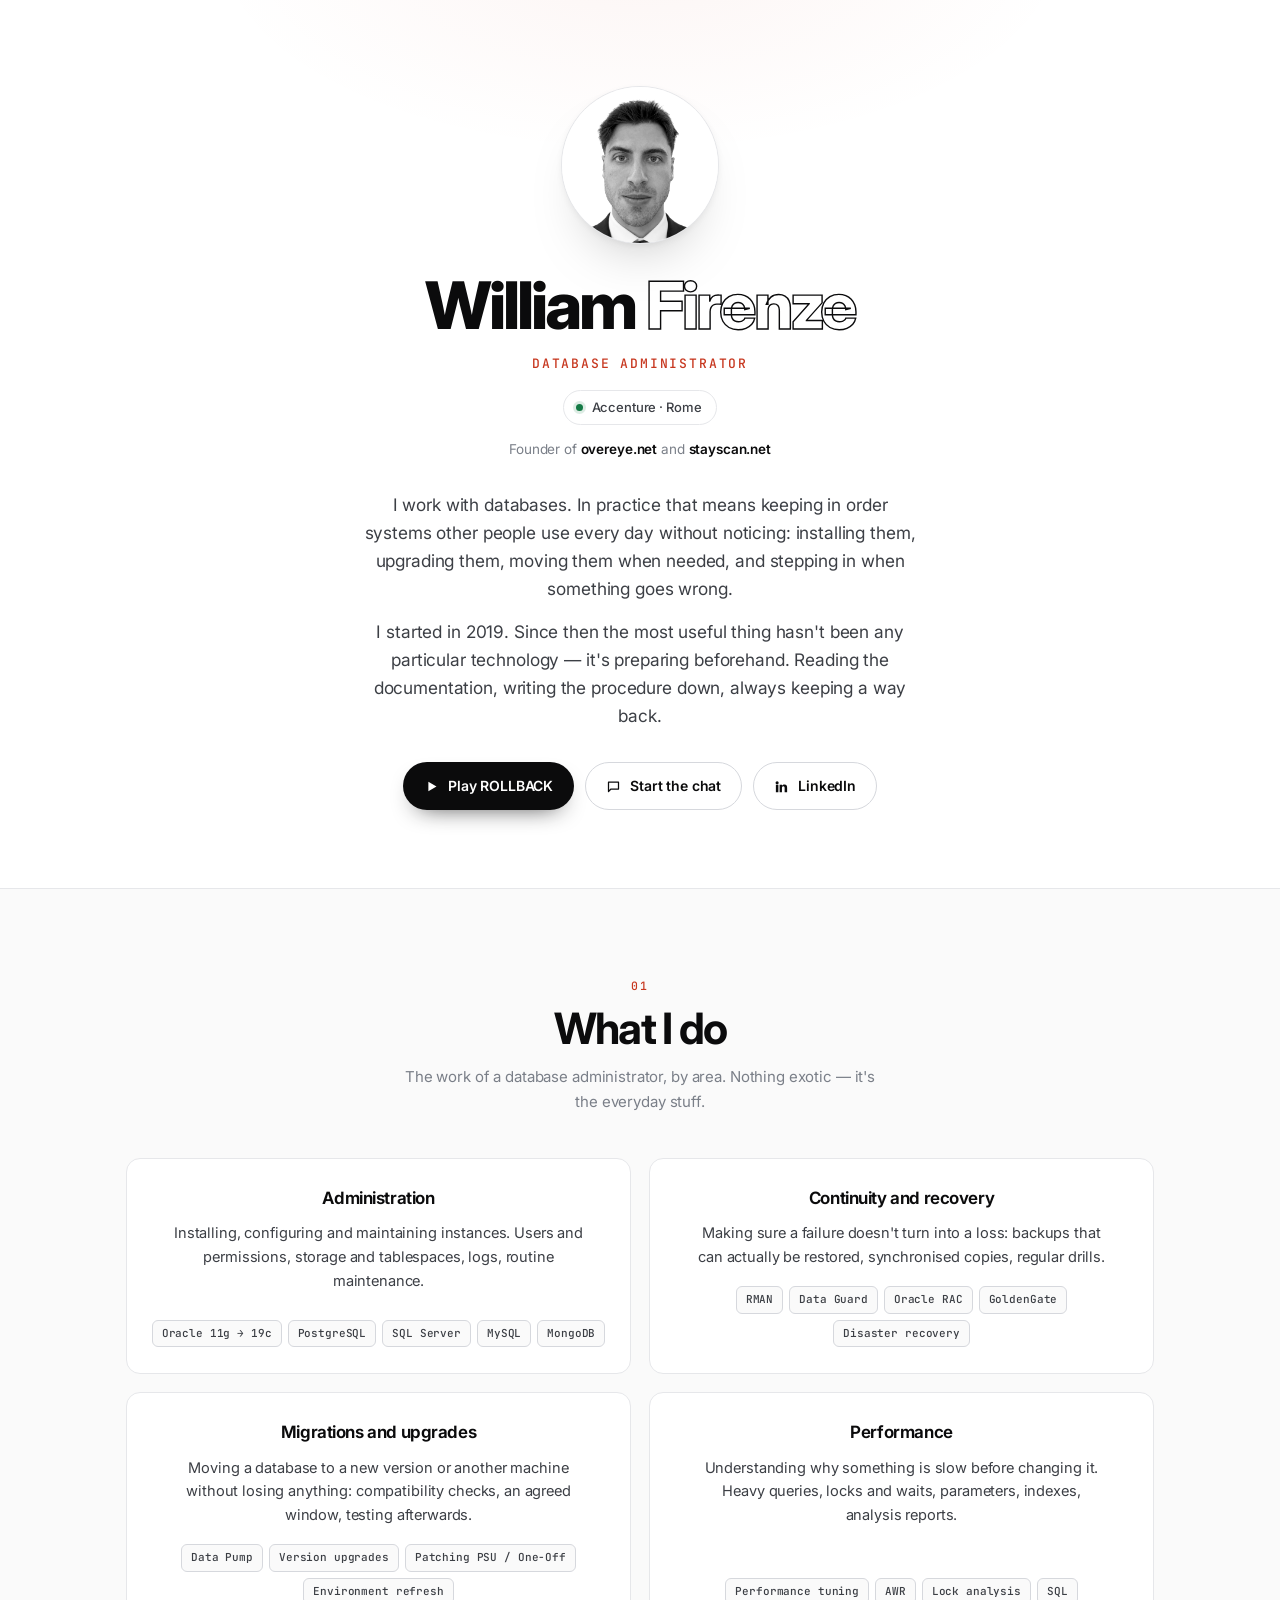
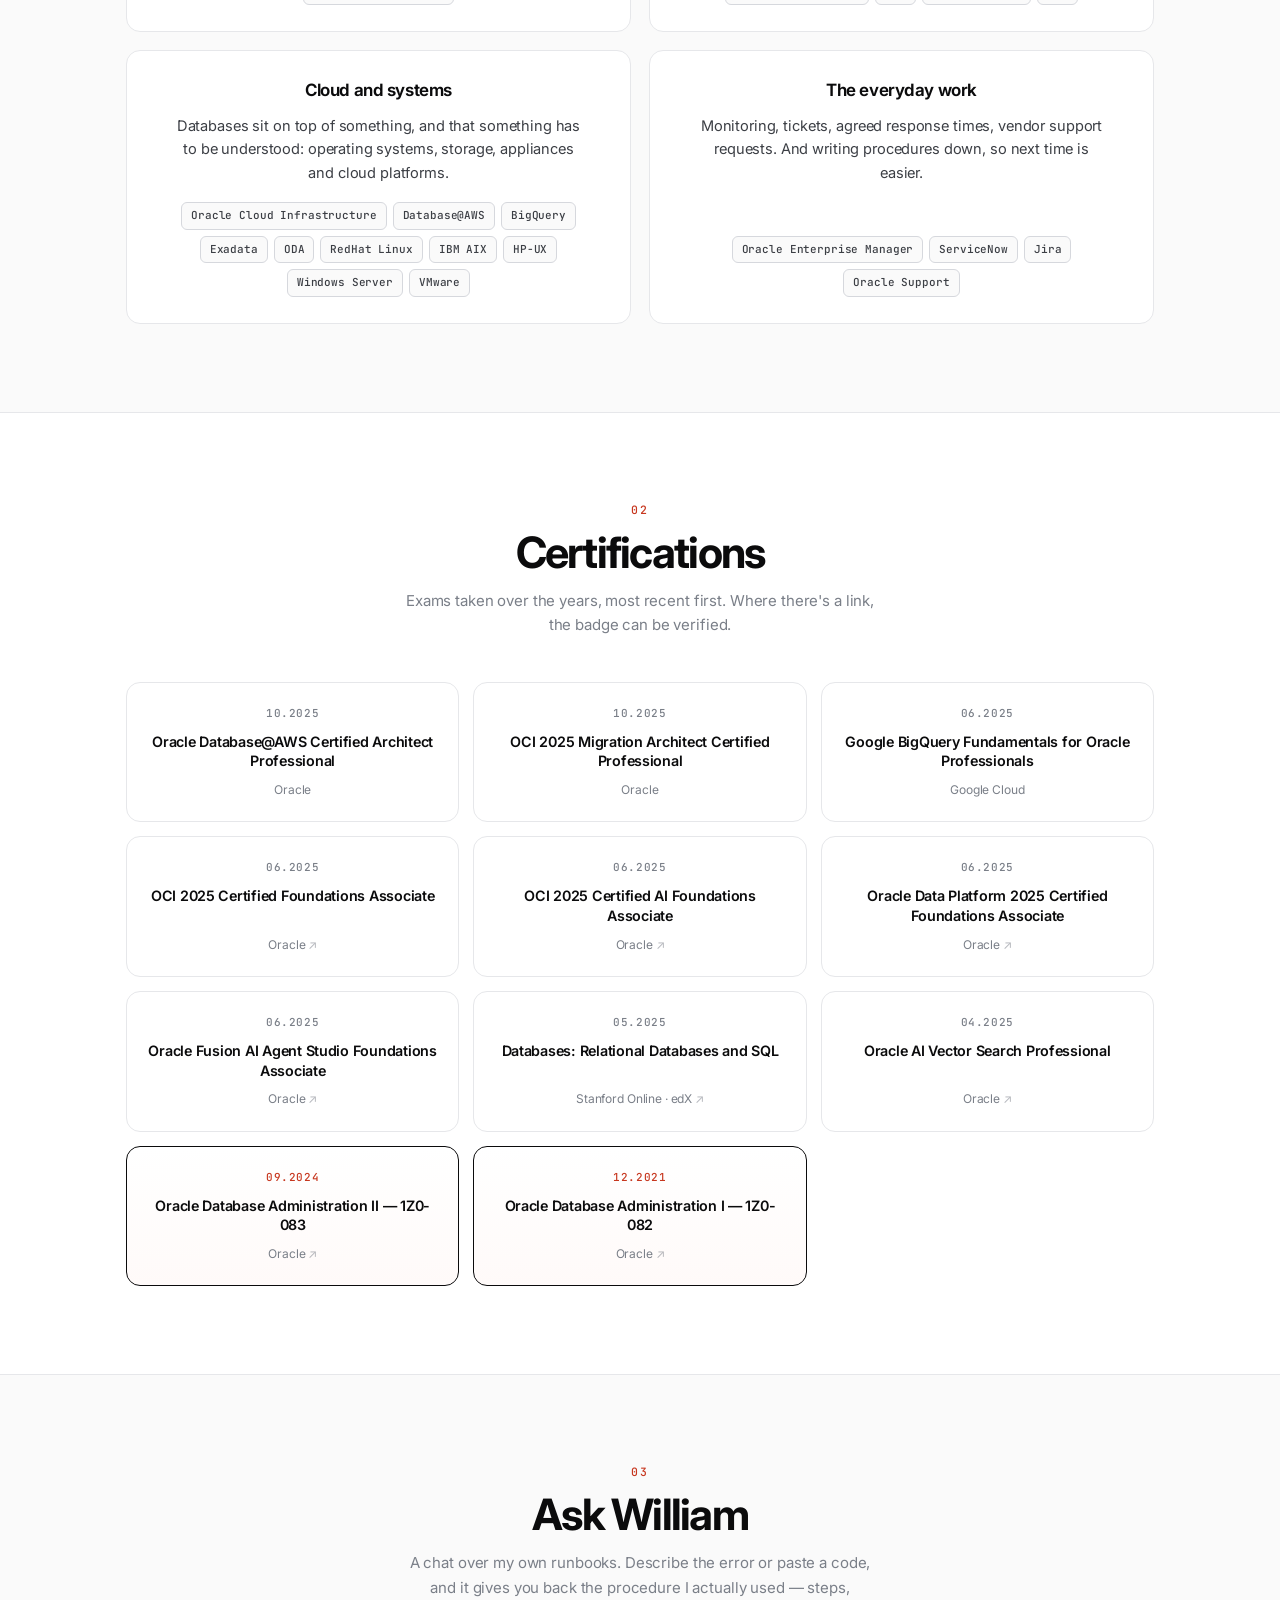
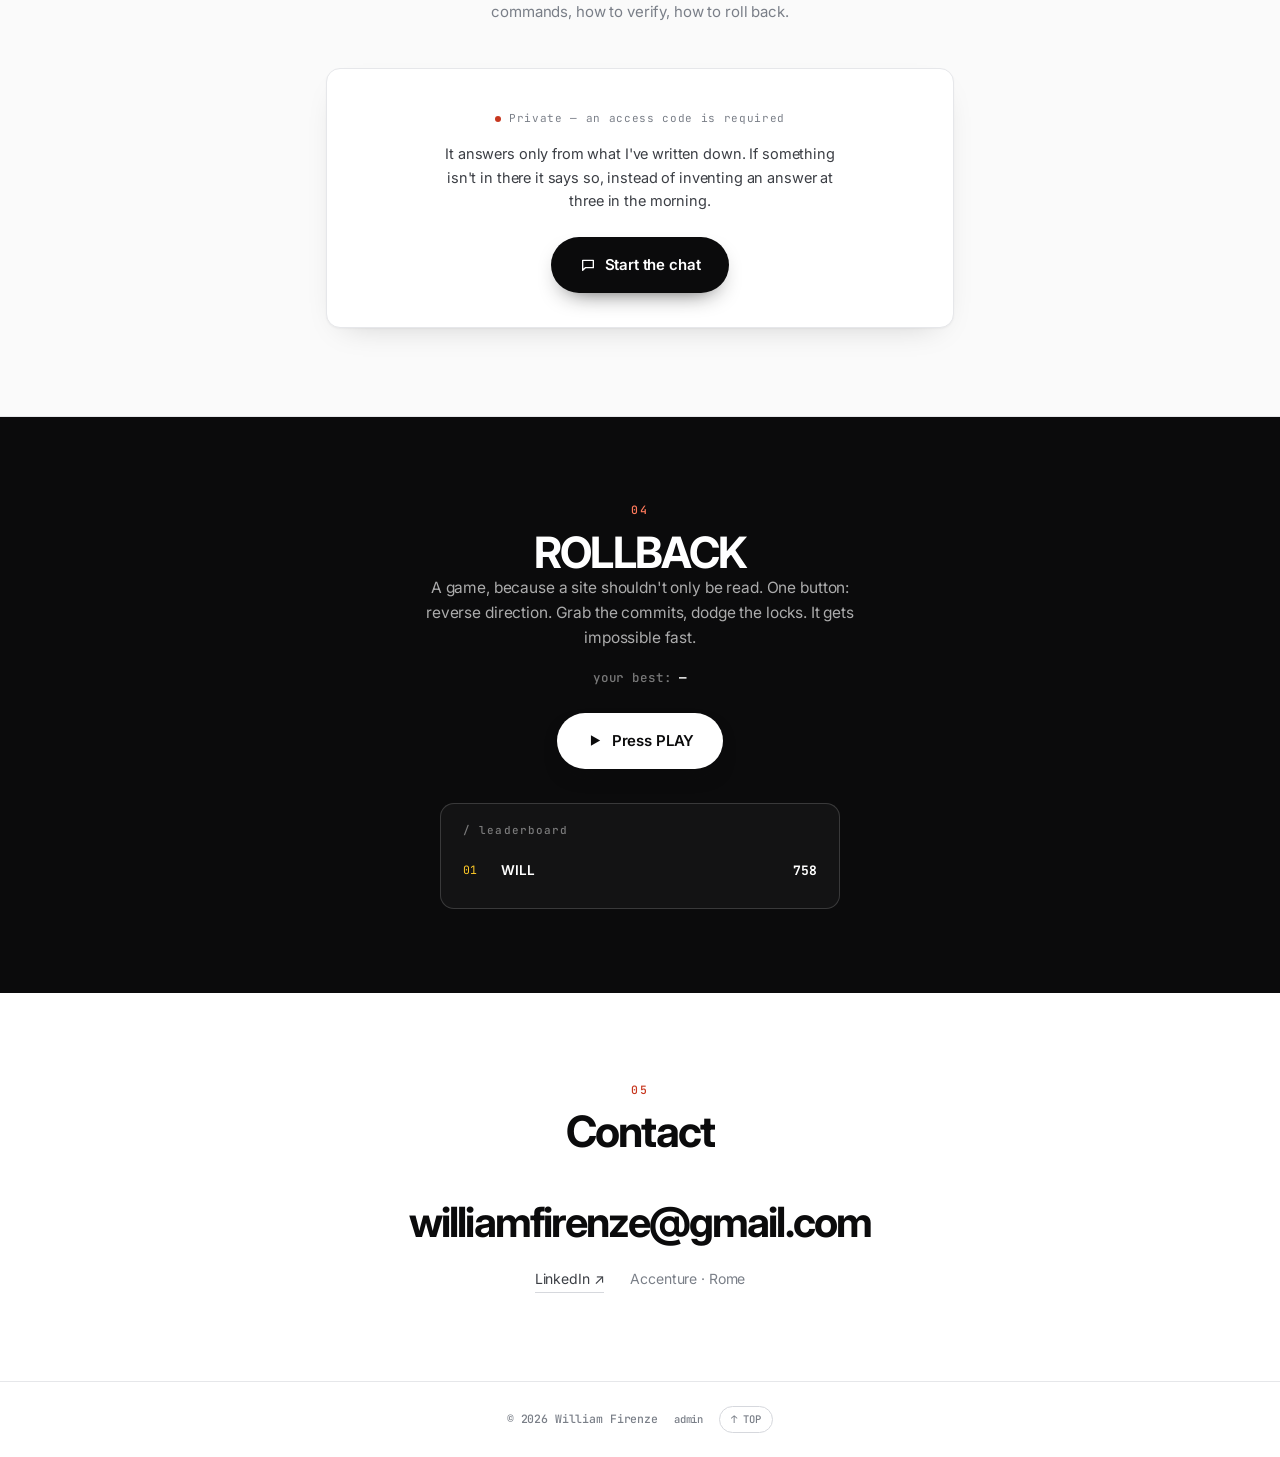
<file: index.html>
<!DOCTYPE html>
<html lang="en">
<head>
<meta charset="utf-8">
<meta name="viewport" content="width=device-width, initial-scale=1, viewport-fit=cover">
<title>William Firenze — Database Administrator</title>
<meta name="description" content="William Firenze, database administrator at Accenture in Rome. Oracle, PostgreSQL, SQL Server: administration, continuity, migrations and performance. And a game, ROLLBACK.">
<meta name="author" content="William Firenze">
<meta name="theme-color" content="#ffffff">
<meta property="og:type" content="website">
<meta property="og:title" content="William Firenze — Database Administrator">
<meta property="og:description" content="I work with databases. Accenture, Rome. There's also ROLLBACK on the site, a game with a leaderboard.">
<meta property="og:image" content="assets/img/william.jpg">
<link rel="icon" href="data:image/svg+xml,<svg xmlns='http://www.w3.org/2000/svg' viewBox='0 0 100 100'><rect width='100' height='100' rx='22' fill='%230b0b0c'/><text x='50' y='70' font-size='56' font-family='monospace' font-weight='700' fill='%23fff' text-anchor='middle'>W</text></svg>">
<link rel="preconnect" href="https://fonts.googleapis.com">
<link rel="preconnect" href="https://fonts.gstatic.com" crossorigin>
<link href="https://fonts.googleapis.com/css2?family=Inter:wght@300;400;500;600;700;800&amp;family=JetBrains+Mono:wght@400;500;700&amp;display=swap" rel="stylesheet">
<link rel="stylesheet" href="assets/css/style.css">
</head>
<body>

<div class="scroll-progress" id="scrollProgress"></div>

<main id="top">

<!-- ============ HERO ============ -->
<section class="hero">
  <div class="wrap wrap--narrow">
    <div class="photo reveal">
      <img src="assets/img/william.jpg" alt="William Firenze" width="340" height="340">
    </div>

    <h1 class="reveal">William <span class="outline">Firenze</span></h1>

    <p class="hero__role mono reveal">database administrator</p>

    <p class="hero__where reveal">
      <span class="dot"></span>
      <span>Accenture · Rome</span>
    </p>

    <p class="hero__founder reveal">
      Founder of
      <a href="https://overeye.net" target="_blank" rel="noopener">overeye.net</a>
      and
      <a href="https://stayscan.net" target="_blank" rel="noopener">stayscan.net</a>
    </p>

    <div class="hero__bio reveal">
      <p>I work with databases. In practice that means keeping in order systems other people use every day without noticing: installing them, upgrading them, moving them when needed, and stepping in when something goes wrong.</p>
      <p>I started in 2019. Since then the most useful thing hasn't been any particular technology — it's preparing beforehand. Reading the documentation, writing the procedure down, always keeping a way back.</p>
    </div>

    <div class="hero__cta reveal">
      <button class="btn btn--play" data-open-game type="button">
        <svg viewBox="0 0 24 24" width="15" height="15" aria-hidden="true"><path d="M7 4.5v15l13-7.5z" fill="currentColor"/></svg>
        <span>Play ROLLBACK</span>
      </button>
      <a class="btn btn--ghost" href="chat/">
        <svg viewBox="0 0 24 24" width="15" height="15" aria-hidden="true"><path d="M4 5h16v11H8l-4 4z" stroke="currentColor" stroke-width="2" fill="none" stroke-linejoin="round"/></svg>
        <span>Start the chat</span>
      </a>
      <a class="btn btn--ghost" href="https://www.linkedin.com/in/william-firenze" target="_blank" rel="noopener">
        <svg viewBox="0 0 24 24" width="15" height="15" aria-hidden="true"><path fill="currentColor" d="M4.98 3.5a2.5 2.5 0 1 1 0 5 2.5 2.5 0 0 1 0-5zM3 9h4v12H3zM9 9h3.8v1.7h.05c.53-.95 1.83-1.95 3.77-1.95C20.4 8.75 21 11.1 21 14.2V21h-4v-6c0-1.43-.03-3.27-2-3.27-2 0-2.3 1.56-2.3 3.17V21H9z"/></svg>
        <span>LinkedIn</span>
      </a>
    </div>
  </div>
</section>

<!-- ============ WHAT I DO ============ -->
<section id="what" class="sec sec--alt">
  <div class="wrap">
    <div class="sec__head reveal">
      <span class="sec__num mono">01</span>
      <h2>What I do</h2>
      <p class="sec__sub">The work of a database administrator, by area. Nothing exotic — it's the everyday stuff.</p>
    </div>

    <div class="grid">
      <div class="box reveal">
        <h3>Administration</h3>
        <p>Installing, configuring and maintaining instances. Users and permissions, storage and tablespaces, logs, routine maintenance.</p>
        <div class="chips"><span>Oracle 11g → 19c</span><span>PostgreSQL</span><span>SQL Server</span><span>MySQL</span><span>MongoDB</span></div>
      </div>

      <div class="box reveal">
        <h3>Continuity and recovery</h3>
        <p>Making sure a failure doesn't turn into a loss: backups that can actually be restored, synchronised copies, regular drills.</p>
        <div class="chips"><span>RMAN</span><span>Data Guard</span><span>Oracle RAC</span><span>GoldenGate</span><span>Disaster recovery</span></div>
      </div>

      <div class="box reveal">
        <h3>Migrations and upgrades</h3>
        <p>Moving a database to a new version or another machine without losing anything: compatibility checks, an agreed window, testing afterwards.</p>
        <div class="chips"><span>Data Pump</span><span>Version upgrades</span><span>Patching PSU / One-Off</span><span>Environment refresh</span></div>
      </div>

      <div class="box reveal">
        <h3>Performance</h3>
        <p>Understanding why something is slow before changing it. Heavy queries, locks and waits, parameters, indexes, analysis reports.</p>
        <div class="chips"><span>Performance tuning</span><span>AWR</span><span>Lock analysis</span><span>SQL</span></div>
      </div>

      <div class="box reveal">
        <h3>Cloud and systems</h3>
        <p>Databases sit on top of something, and that something has to be understood: operating systems, storage, appliances and cloud platforms.</p>
        <div class="chips"><span>Oracle Cloud Infrastructure</span><span>Database@AWS</span><span>BigQuery</span><span>Exadata</span><span>ODA</span><span>RedHat Linux</span><span>IBM AIX</span><span>HP-UX</span><span>Windows Server</span><span>VMware</span></div>
      </div>

      <div class="box reveal">
        <h3>The everyday work</h3>
        <p>Monitoring, tickets, agreed response times, vendor support requests. And writing procedures down, so next time is easier.</p>
        <div class="chips"><span>Oracle Enterprise Manager</span><span>ServiceNow</span><span>Jira</span><span>Oracle Support</span></div>
      </div>
    </div>
  </div>
</section>

<!-- ============ CERTIFICATIONS ============ -->
<section id="certs" class="sec">
  <div class="wrap">
    <div class="sec__head reveal">
      <span class="sec__num mono">02</span>
      <h2>Certifications</h2>
      <p class="sec__sub">Exams taken over the years, most recent first. Where there's a link, the badge can be verified.</p>
    </div>

    <div class="certs">
      <div class="cert reveal">
        <span class="cert__date mono">10.2025</span>
        <b>Oracle Database@AWS Certified Architect Professional</b>
        <span class="cert__iss">Oracle</span>
      </div>
      <div class="cert reveal">
        <span class="cert__date mono">10.2025</span>
        <b>OCI 2025 Migration Architect Certified Professional</b>
        <span class="cert__iss">Oracle</span>
      </div>
      <div class="cert reveal">
        <span class="cert__date mono">06.2025</span>
        <b>Google BigQuery Fundamentals for Oracle Professionals</b>
        <span class="cert__iss">Google Cloud</span>
      </div>
      <a class="cert reveal" target="_blank" rel="noopener" href="https://catalog-education.oracle.com/pls/certview/sharebadge?id=71EABFF684467571CAD78453521023419B317B51021DF33C5D154C6F650CDDA7">
        <span class="cert__date mono">06.2025</span>
        <b>OCI 2025 Certified Foundations Associate</b>
        <span class="cert__iss">Oracle <i class="ext">↗</i></span>
      </a>
      <a class="cert reveal" target="_blank" rel="noopener" href="https://catalog-education.oracle.com/ords/certview/sharebadge?id=2019871CEC31AC70E7A3B4E50BE928C807D1A958EDAD044F050CA872BEC31AFC">
        <span class="cert__date mono">06.2025</span>
        <b>OCI 2025 Certified AI Foundations Associate</b>
        <span class="cert__iss">Oracle <i class="ext">↗</i></span>
      </a>
      <a class="cert reveal" target="_blank" rel="noopener" href="https://catalog-education.oracle.com/ords/certview/sharebadge?id=EEE8AC6228779A73F9ABD42885FBB8C41160F2783930D0091D4CB62BC3218E51">
        <span class="cert__date mono">06.2025</span>
        <b>Oracle Data Platform 2025 Certified Foundations Associate</b>
        <span class="cert__iss">Oracle <i class="ext">↗</i></span>
      </a>
      <a class="cert reveal" target="_blank" rel="noopener" href="https://catalog-education.oracle.com/ords/certview/sharebadge?id=7EB9D45F3397B38F40E8E81D5A197AA136CEAA5E9955F8E1971545DA27020D90">
        <span class="cert__date mono">06.2025</span>
        <b>Oracle Fusion AI Agent Studio Foundations Associate</b>
        <span class="cert__iss">Oracle <i class="ext">↗</i></span>
      </a>
      <a class="cert reveal" target="_blank" rel="noopener" href="https://courses.edx.org/certificates/1a9d31342942471ebb46f476bd98ca91">
        <span class="cert__date mono">05.2025</span>
        <b>Databases: Relational Databases and SQL</b>
        <span class="cert__iss">Stanford Online · edX <i class="ext">↗</i></span>
      </a>
      <a class="cert reveal" target="_blank" rel="noopener" href="https://catalog-education.oracle.com/ords/certview/sharebadge?id=AF17B70CFC5D77E955A381E4107840C83F01F7889B3B41DABCF2C6494796E1DC">
        <span class="cert__date mono">04.2025</span>
        <b>Oracle AI Vector Search Professional</b>
        <span class="cert__iss">Oracle <i class="ext">↗</i></span>
      </a>
      <a class="cert reveal cert--hl" target="_blank" rel="noopener" href="https://education.oracle.com/oracle-database-administration-i/pexam_1Z0-083">
        <span class="cert__date mono">09.2024</span>
        <b>Oracle Database Administration II — 1Z0-083</b>
        <span class="cert__iss">Oracle <i class="ext">↗</i></span>
      </a>
      <a class="cert reveal cert--hl" target="_blank" rel="noopener" href="https://education.oracle.com/oracle-database-administration-i/pexam_1Z0-082">
        <span class="cert__date mono">12.2021</span>
        <b>Oracle Database Administration I — 1Z0-082</b>
        <span class="cert__iss">Oracle <i class="ext">↗</i></span>
      </a>
    </div>
  </div>
</section>

<!-- ============ ASK WILLIAM ============ -->
<section id="ask" class="sec sec--alt">
  <div class="wrap wrap--narrow">
    <div class="sec__head reveal">
      <span class="sec__num mono">03</span>
      <h2>Ask William</h2>
      <p class="sec__sub">A chat over my own runbooks. Describe the error or paste a code, and it gives you back the procedure I actually used — steps, commands, how to verify, how to roll back.</p>
    </div>

    <div class="ask reveal">
      <div class="ask__body">
        <p class="ask__line"><span class="ask__dot"></span>Private — an access code is required</p>
        <p class="ask__note">It answers only from what I've written down. If something isn't in there it says so, instead of inventing an answer at three in the morning.</p>
        <a class="btn btn--play btn--big" href="chat/">
          <svg viewBox="0 0 24 24" width="16" height="16" aria-hidden="true"><path d="M4 5h16v11H8l-4 4z" stroke="currentColor" stroke-width="2" fill="none" stroke-linejoin="round"/></svg>
          <span>Start the chat</span>
        </a>
      </div>
    </div>
  </div>
</section>

<!-- ============ ROLLBACK ============ -->
<section class="sec sec--game">
  <div class="wrap wrap--narrow">
    <div class="reveal">
      <span class="sec__num mono">04</span>
      <h2 class="game-title">ROLLBACK</h2>
      <p class="game-desc">A game, because a site shouldn't only be read. One button: reverse direction. Grab the commits, dodge the locks. It gets impossible fast.</p>
      <p class="game-best mono">your best: <b id="teaserBest">—</b></p>
      <button class="btn btn--play btn--big" data-open-game type="button">
        <svg viewBox="0 0 24 24" width="17" height="17" aria-hidden="true"><path d="M7 4.5v15l13-7.5z" fill="currentColor"/></svg>
        <span>Press PLAY</span>
      </button>

      <div class="lb-preview">
        <h3 class="mono">/ leaderboard</h3>
        <ol class="lb" id="teaserBoard"><li class="lb__empty mono">…</li></ol>
      </div>
    </div>
  </div>
</section>

<!-- ============ CONTACT ============ -->
<section id="contact" class="sec">
  <div class="wrap wrap--narrow">
    <div class="sec__head reveal">
      <span class="sec__num mono">05</span>
      <h2>Contact</h2>
    </div>
    <div class="contact reveal">
      <a class="contact__big" href="mailto:williamfirenze@gmail.com">williamfirenze@gmail.com</a>
      <div class="contact__row">
        <a href="https://www.linkedin.com/in/william-firenze" target="_blank" rel="noopener">LinkedIn ↗</a>
        <span>Accenture · Rome</span>
      </div>
    </div>
  </div>
</section>

</main>

<footer class="foot">
  <div class="wrap foot__inner">
    <span class="mono">© <span id="year">2026</span> William Firenze</span>
    <a class="foot__adm mono" href="admin/">admin</a>
    <button class="foot__top mono" data-scroll-top type="button">↑ TOP</button>
  </div>
</footer>

<!-- ============ GAME ============ -->
<div class="modal" id="gameModal" role="dialog" aria-modal="true" aria-label="ROLLBACK" hidden>
  <div class="modal__bg" data-close-game></div>
  <div class="modal__panel">

    <div class="g-head">
      <div class="g-title">
        <b>ROLLBACK</b>
        <span class="mono">one button. no mercy.</span>
      </div>
      <div class="g-hud mono">
        <div class="g-hud__i"><span>SCORE</span><b id="hudScore">0</b></div>
        <div class="g-hud__i"><span>COMBO</span><b id="hudCombo">×1</b></div>
        <div class="g-hud__i"><span>BEST</span><b id="hudBest">0</b></div>
      </div>
      <button class="g-close" data-close-game type="button" aria-label="Close">✕</button>
    </div>

    <div class="g-stage" id="gStage">
      <canvas id="gameCanvas"></canvas>

      <div class="g-screen" id="scrStart">
        <div class="g-card">
          <h3>ROLLBACK</h3>
          <div class="g-rules">
            <span class="g-rule"><i class="sw sw--ink"></i><span>You orbit the ring. Always.</span></span>
            <span class="g-rule"><i class="sw sw--ok"></i><span>Collect the green COMMITs.</span></span>
            <span class="g-rule"><i class="sw sw--bad"></i><span>Never touch the red LOCKs.</span></span>
            <span class="g-rule"><i class="sw sw--gold"></i><span>The golden VACUUM wipes everything.</span></span>
          </div>
          <p class="g-key mono">SPACE · CLICK · TAP = reverse direction</p>
          <button class="btn btn--play btn--big" id="btnStart" type="button">START</button>
        </div>
      </div>

      <div class="g-screen" id="scrOver" hidden>
        <div class="g-card g-card--over">
          <span class="g-over-k mono">ORA-00060: deadlock detected</span>
          <div class="g-final">
            <div><span class="mono">SCORE</span><b id="overScore">0</b></div>
            <div><span class="mono">BEST</span><b id="overBest">0</b></div>
          </div>

          <p class="g-new mono" id="newBest" hidden>NEW BEST</p>

          <form class="g-save" id="saveForm" autocomplete="off" hidden>
            <input id="playerName" maxlength="14" placeholder="YOUR NAME" aria-label="Name" required>
            <button class="btn btn--play" type="submit" id="saveBtn">SAVE</button>
          </form>
          <p class="g-msg mono" id="saveMsg"></p>

          <div class="g-board">
            <h4 class="mono">LEADERBOARD <i id="boardSrc"></i></h4>
            <ol class="lb lb--game" id="gameBoard"><li class="lb__empty mono">…</li></ol>
          </div>

          <div class="g-actions">
            <button class="btn btn--play" id="btnRetry" type="button">PLAY AGAIN</button>
            <button class="btn btn--ghost" data-close-game type="button">Close</button>
          </div>
        </div>
      </div>

      <div class="g-tip mono" id="gTip" hidden>SPACE or TAP to reverse</div>
    </div>
  </div>
</div>

<script src="assets/js/game.js" defer></script>
<script src="assets/js/main.js" defer></script>
</body>
</html>
</file>
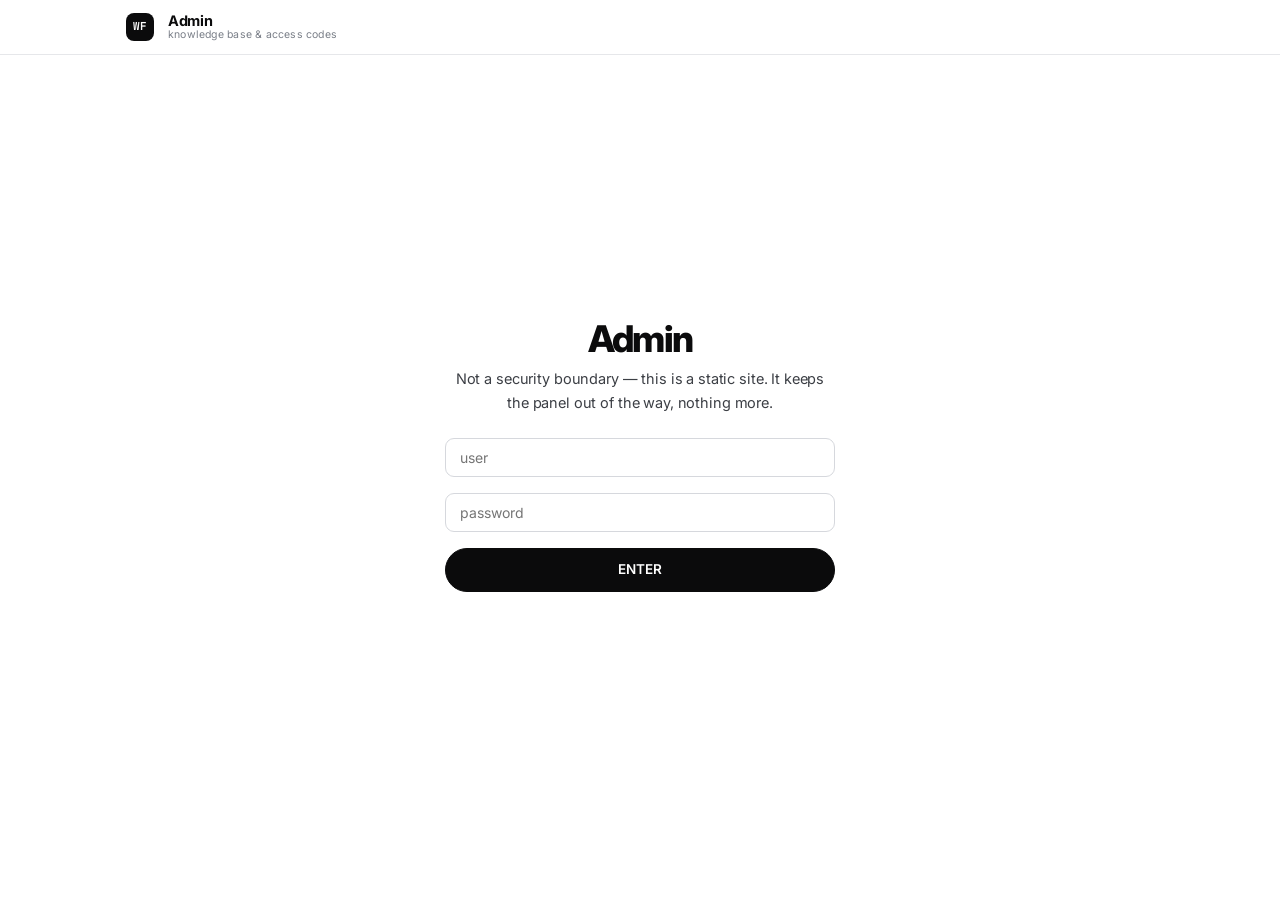
<file: admin/index.html>
<!DOCTYPE html>
<html lang="en">
<head>
<meta charset="utf-8">
<meta name="viewport" content="width=device-width, initial-scale=1">
<title>Admin — William Firenze</title>
<meta name="robots" content="noindex, nofollow">
<meta name="theme-color" content="#ffffff">
<link rel="icon" href="data:image/svg+xml,<svg xmlns='http://www.w3.org/2000/svg' viewBox='0 0 100 100'><rect width='100' height='100' rx='22' fill='%230b0b0c'/><text x='50' y='70' font-size='56' font-family='monospace' font-weight='700' fill='%23fff' text-anchor='middle'>W</text></svg>">
<link rel="preconnect" href="https://fonts.googleapis.com">
<link rel="preconnect" href="https://fonts.gstatic.com" crossorigin>
<link href="https://fonts.googleapis.com/css2?family=Inter:wght@300;400;500;600;700;800&amp;family=JetBrains+Mono:wght@400;500;700&amp;display=swap" rel="stylesheet">
<link rel="stylesheet" href="../assets/css/style.css">
<link rel="stylesheet" href="../assets/css/app.css">
</head>
<body>
<div class="page">

  <header class="bar">
    <div class="bar__in">
      <a class="bar__back" href="../"><span class="mark">WF</span></a>
      <div class="bar__t"><b>Admin</b><span>knowledge base &amp; access codes</span></div>
      <div class="bar__r">
        <span class="tag" id="dirty" hidden>unsaved changes</span>
        <button class="mini" id="logout" hidden>LOG OUT</button>
      </div>
    </div>
  </header>

  <!-- ============ LOGIN ============ -->
  <section class="gate" id="login">
    <div class="gate__box">
      <h1>Admin</h1>
      <p>Not a security boundary — this is a static site. It keeps the panel out of the way, nothing more.</p>
      <form id="loginForm" autocomplete="off">
        <div class="f"><input class="inp" id="u" placeholder="user" aria-label="User" autocomplete="off"></div>
        <div class="f"><input class="inp" id="p" type="password" placeholder="password" aria-label="Password" autocomplete="off"></div>
        <button class="btn2 btn2--solid" type="submit" style="width:100%">ENTER</button>
      </form>
      <p class="note" id="loginMsg"></p>
    </div>
  </section>

  <!-- ============ PANEL ============ -->
  <main class="adm" id="panel" hidden>

    <div id="pubSetup" hidden></div>

    <div class="tabs">
      <button class="tab on" data-tab="kb">Knowledge base</button>
      <button class="tab" data-tab="codes">Access codes</button>
      <button class="tab" data-tab="howto">How to create a KB</button>
    </div>

    <!-- ---------- KB ---------- -->
    <section class="panel" id="tab-kb">
      <h2>Knowledge base</h2>
      <p class="sub">The runbooks the chat answers from. Everything happens in your browser — when you're done, export <code>kb.json</code> and upload it to the repo.</p>

      <div class="row">
        <button class="btn2" id="kbLoad">Load from site</button>
        <button class="btn2" id="kbPasteOpen">Paste JSON from Claude</button>
        <button class="btn2" id="kbNew">New, by hand</button>
        <span style="flex:1"></span>
        <button class="btn2" id="kbExport">Download kb.json</button>
        <button class="btn2 btn2--solid" id="kbPublish">Publish to GitHub</button>
      </div>

      <div id="kbPaste" hidden>
        <div class="f">
          <label class="lbl" for="kbJson">JSON generated by Claude — one object or an array</label>
          <textarea id="kbJson" rows="10" placeholder='{ "id": "ora-01555-snapshot-too-old", ... }'></textarea>
        </div>
        <div class="row row--end">
          <button class="btn2" id="kbPasteCancel">Cancel</button>
          <button class="btn2 btn2--solid" id="kbImport">Import</button>
        </div>
        <p class="note" id="kbPasteMsg"></p>
      </div>

      <div id="kbForm" hidden></div>

      <p class="note" id="kbMsg"></p>
      <div class="list" id="kbList"></div>
    </section>

    <!-- ---------- CODES ---------- -->
    <section class="panel" id="tab-codes" hidden>
      <h2>Access codes</h2>
      <p class="sub">One code per colleague. The exported file holds only SHA-256 hashes — the codes themselves never reach the repo.</p>

      <div class="callout">
        <p><b>Copy the code when it appears.</b> It's shown once, then only its hash is kept in the export. A copy stays in this browser so you can look it up later, but it won't follow you to another machine.</p>
      </div>

      <div class="row">
        <button class="btn2" id="usLoad">Load from site</button>
        <span style="flex:1"></span>
        <button class="btn2" id="usExport">Download users.json</button>
        <button class="btn2 btn2--solid" id="usPublish">Publish to GitHub</button>
      </div>

      <div class="f2">
        <div class="f"><label class="lbl" for="uName">Name</label><input class="inp" id="uName" placeholder="Marco Rossi"></div>
        <div class="f"><label class="lbl" for="uRole">Role</label><input class="inp" id="uRole" placeholder="Oracle DBA"></div>
      </div>
      <div class="f2">
        <div class="f"><label class="lbl" for="uTeam">Team</label><input class="inp" id="uTeam" placeholder="PSN"></div>
        <div class="f" style="display:flex;align-items:flex-end"><button class="btn2 btn2--solid" id="usAdd" style="width:100%">Generate code</button></div>
      </div>

      <div id="usNew" hidden></div>
      <p class="note" id="usMsg"></p>
      <div class="list" id="usList"></div>
    </section>

    <!-- ---------- HOWTO ---------- -->
    <section class="panel" id="tab-howto" hidden>
      <h2>How to create a KB</h2>
      <p class="sub">The assistant in the chat isn't a language model: it doesn't guess. It finds the right runbook and shows the section that was asked for. So the quality of the answers is the quality of these fields.</p>

      <div class="steps">
        <div class="step"><b>Open any Claude chat</b>Anywhere — the app, the web, the phone. It doesn't need to know anything about this site.</div>
        <div class="step"><b>Paste the prompt below</b>It's the whole block. Copy it with the button.</div>
        <div class="step"><b>Underneath, tell it the case however it comes out</b>Rough notes, a rant, a paste from the ticket. What you did, what didn't work, the exact commands. The messier the input, the more it will ask you back — that's the point.</div>
        <div class="step"><b>Check <code>_missing</code></b>It's the list of things you didn't answer. Either answer them and regenerate, or fill them in by hand here. An article with holes still works, it just gets found less often.</div>
        <div class="step"><b>Copy the JSON and import it</b>Knowledge base tab → <em>Paste JSON from Claude</em> → Import.</div>
        <div class="step"><b>Export and upload</b><em>Export kb.json</em>, then drop the file into <code>data/</code> in the repo. Live in about a minute.</div>
      </div>

      <h3>The prompt</h3>
      <div class="pre">
        <button class="pre__copy" id="copyPrompt" type="button">COPY</button>
        <pre id="promptText"></pre>
      </div>

      <h3>What makes an article findable</h3>
      <div class="callout">
        <p><b>codes</b> — every error code mentioned, uppercase (<code>ORA-01555</code>). This is the strongest signal there is: a code match beats everything else.</p>
        <p><b>keywords</b> — the words you'd actually type at 3am under pressure. Wrong ones, Italian ones, half-remembered ones. Five to twelve.</p>
        <p><b>symptoms</b> — what the person in trouble is looking at. They rarely know the cause; they know what they see.</p>
        <p><b>command</b> on each step — this is what gets copied at 3am. Exact, or flagged as approximate in <code>note</code>.</p>
      </div>

      <h3>What it can't do</h3>
      <div class="callout">
        <p>It won't reason about a case that isn't written down, it won't combine two runbooks into a new answer, and it won't improvise. If it isn't in the knowledge base, it says so and points to your email — which is the honest behaviour, and better than a confident wrong answer at 3am.</p>
      </div>
    </section>


  </main>
</div>

<script src="../assets/js/kb-engine.js" defer></script>
<script src="../assets/js/admin.js" defer></script>
</body>
</html>
</file>
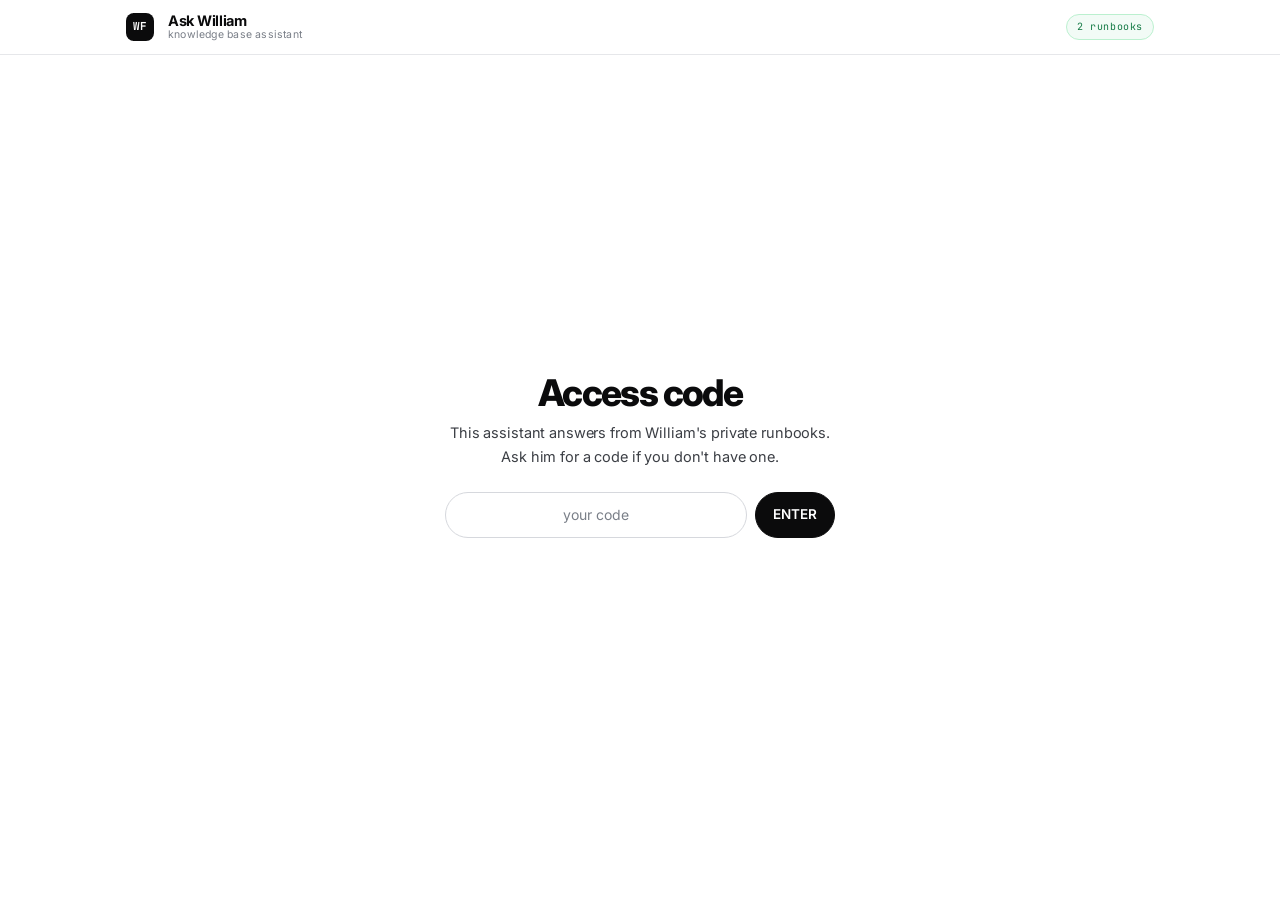
<file: chat/index.html>
<!DOCTYPE html>
<html lang="en">
<head>
<meta charset="utf-8">
<meta name="viewport" content="width=device-width, initial-scale=1, viewport-fit=cover">
<title>Ask William — knowledge base assistant</title>
<meta name="robots" content="noindex, nofollow">
<meta name="description" content="Private knowledge base assistant. Access code required.">
<meta name="theme-color" content="#ffffff">
<link rel="icon" href="data:image/svg+xml,<svg xmlns='http://www.w3.org/2000/svg' viewBox='0 0 100 100'><rect width='100' height='100' rx='22' fill='%230b0b0c'/><text x='50' y='70' font-size='56' font-family='monospace' font-weight='700' fill='%23fff' text-anchor='middle'>W</text></svg>">
<link rel="preconnect" href="https://fonts.googleapis.com">
<link rel="preconnect" href="https://fonts.gstatic.com" crossorigin>
<link href="https://fonts.googleapis.com/css2?family=Inter:wght@300;400;500;600;700;800&amp;family=JetBrains+Mono:wght@400;500;700&amp;display=swap" rel="stylesheet">
<link rel="stylesheet" href="../assets/css/style.css">
<link rel="stylesheet" href="../assets/css/app.css">
</head>
<body>
<div class="page">

  <header class="bar">
    <div class="bar__in">
      <a class="bar__back" href="../">
        <span class="mark">WF</span>
      </a>
      <div class="bar__t">
        <b>Ask William</b>
        <span id="barSub">knowledge base assistant</span>
      </div>
      <div class="bar__r">
        <span class="tag" id="who" hidden></span>
        <span class="tag" id="kbTag">…</span>
        <button class="mini" id="btnOut" hidden>EXIT</button>
      </div>
    </div>
  </header>

  <!-- ============ ACCESS GATE ============ -->
  <section class="gate" id="gate">
    <div class="gate__box">
      <h1>Access code</h1>
      <p>This assistant answers from William's private runbooks. Ask him for a code if you don't have one.</p>
      <form class="field" id="codeForm" autocomplete="off">
        <input id="codeInput" placeholder="your code" aria-label="Access code" maxlength="24" required>
        <button class="btn2 btn2--solid" type="submit">ENTER</button>
      </form>
      <p class="note" id="gateMsg"></p>
    </div>
  </section>

  <!-- ============ CHAT ============ -->
  <section class="chat" id="chat" hidden>
    <div class="chat__scroll" id="scroll">
      <div class="chat__in" id="stream"></div>
    </div>
    <div class="composer">
      <form class="composer__in" id="sendForm">
        <textarea id="input" rows="1" placeholder="Describe the error, paste an ORA- code, or ask how to do something…" aria-label="Message"></textarea>
        <button class="send" type="submit" id="sendBtn" aria-label="Send">
          <svg viewBox="0 0 24 24" width="18" height="18" aria-hidden="true"><path d="M5 12h13m0 0-5-5m5 5-5 5" stroke="currentColor" stroke-width="2" fill="none" stroke-linecap="round" stroke-linejoin="round"/></svg>
        </button>
      </form>
      <p class="composer__hint">Answers come from William's knowledge base — not from a language model. Nothing you type leaves your browser.</p>
    </div>
  </section>

</div>

<script src="../assets/js/kb-engine.js" defer></script>
<script src="../assets/js/chat.js" defer></script>
</body>
</html>
</file>
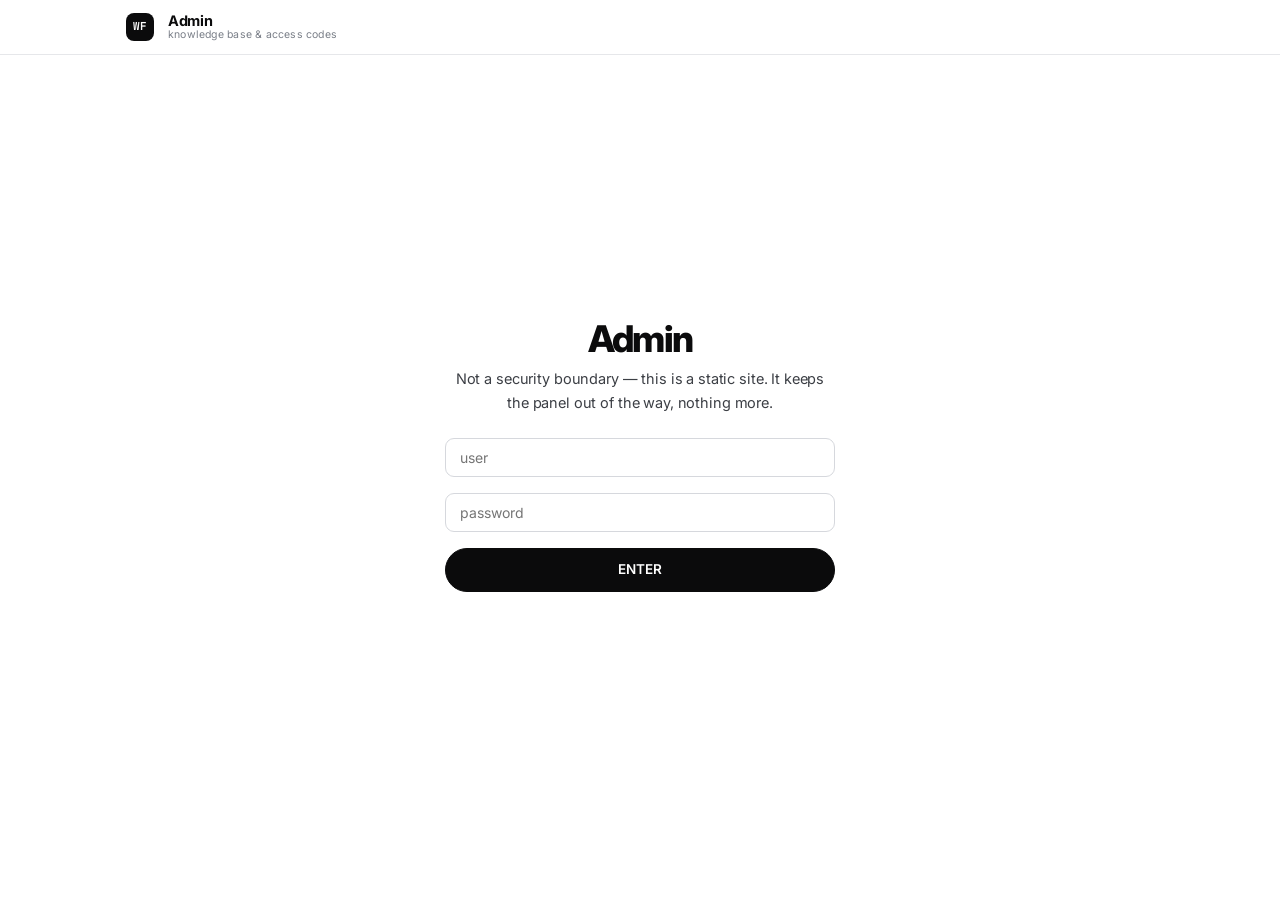
<file: admin.html>
<!DOCTYPE html>
<html lang="en">
<head>
<meta charset="utf-8">
<title>Admin — William Firenze</title>
<meta name="robots" content="noindex">
<link rel="canonical" href="https://williamfirenze.github.io/admin/">
<meta http-equiv="refresh" content="0; url=./admin/">
<script>location.replace('./admin/' + location.search + location.hash);</script>
<style>
  body{margin:0;height:100vh;display:grid;place-items:center;
       font:15px/1.6 -apple-system,BlinkMacSystemFont,'Segoe UI',Roboto,sans-serif;color:#7a7f88}
</style>
</head>
<body>
  <p>Taking you to <a href="./admin/" style="color:#0b0b0c">admin/</a>…</p>
</body>
</html>
</file>
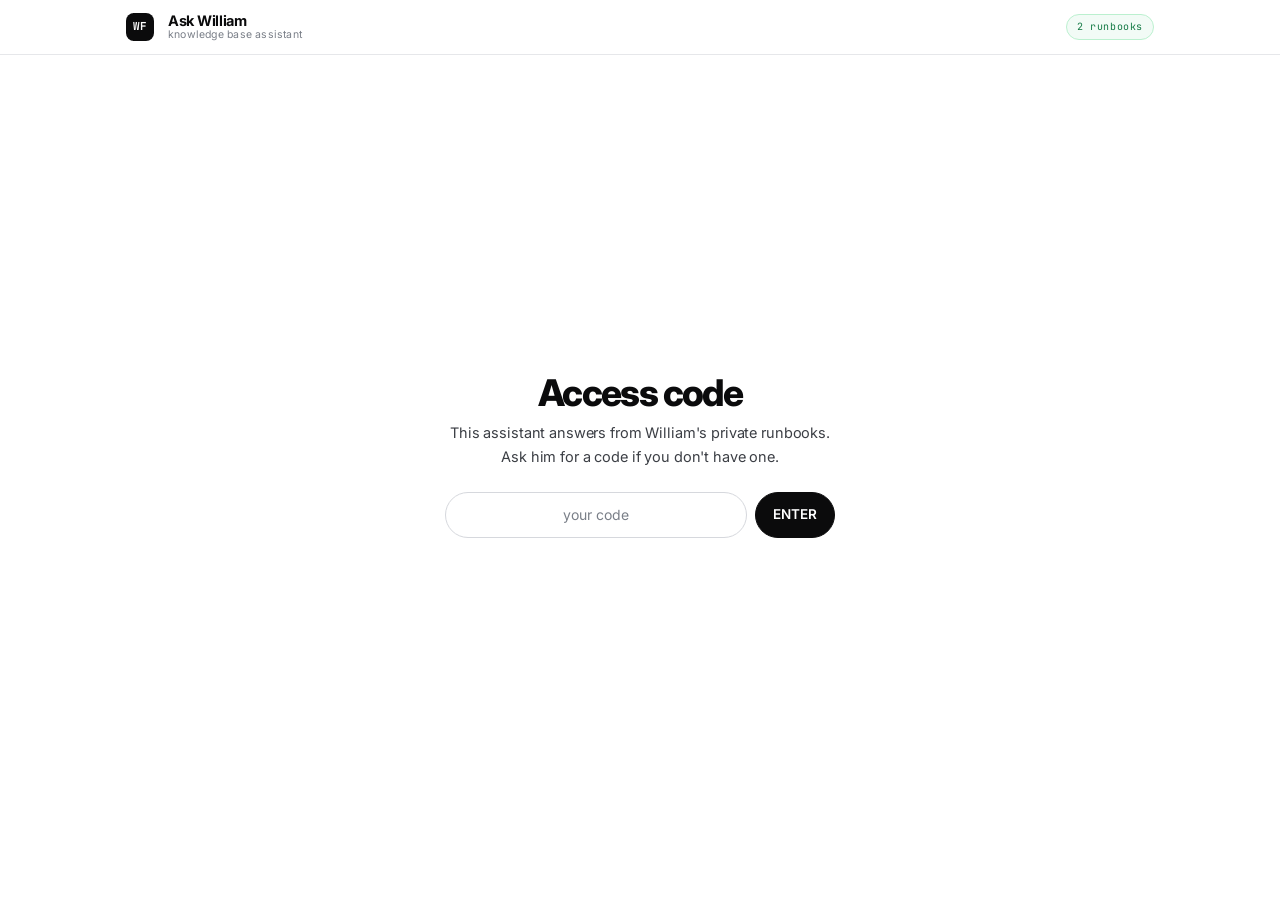
<file: chat.html>
<!DOCTYPE html>
<html lang="en">
<head>
<meta charset="utf-8">
<title>Ask William</title>
<meta name="robots" content="noindex">
<link rel="canonical" href="https://williamfirenze.github.io/chat/">
<meta http-equiv="refresh" content="0; url=./chat/">
<script>location.replace('./chat/' + location.search + location.hash);</script>
<style>
  body{margin:0;height:100vh;display:grid;place-items:center;
       font:15px/1.6 -apple-system,BlinkMacSystemFont,'Segoe UI',Roboto,sans-serif;color:#7a7f88}
</style>
</head>
<body>
  <p>Taking you to <a href="./chat/" style="color:#0b0b0c">chat/</a>…</p>
</body>
</html>
</file>
<file: assets/css/style.css>
/* =========================================================
   William Firenze — portfolio (layout centrato, senza nav)
   ========================================================= */

:root{
  --bg:      #ffffff;
  --bg-alt:  #fafafa;
  --ink:     #0b0b0c;
  --ink-2:   #3c3f45;
  --ink-3:   #7a7f88;
  --line:    #e6e7ea;
  --line-2:  #d6d8dd;
  --accent:  #c7371f;
  --accent-s:#fdf0ed;
  --ok:      #147a45;
  --gold:    #b8860b;

  --wrap: 1080px;
  --r: 14px;
  --shadow: 0 1px 2px rgba(11,11,12,.04), 0 12px 32px -18px rgba(11,11,12,.22);
  --shadow-lg: 0 2px 6px rgba(11,11,12,.05), 0 30px 60px -34px rgba(11,11,12,.34);
  --sans: 'Inter', -apple-system, BlinkMacSystemFont, 'Segoe UI', Roboto, sans-serif;
  --mono: 'JetBrains Mono', ui-monospace, SFMono-Regular, Menlo, Consolas, monospace;
}

*,*::before,*::after{ box-sizing:border-box; }
html{ scroll-behavior:smooth; -webkit-text-size-adjust:100%; }
body{
  margin:0; background:var(--bg); color:var(--ink);
  font-family:var(--sans); font-size:16.5px; line-height:1.62;
  font-weight:400; letter-spacing:-.008em;
  -webkit-font-smoothing:antialiased; -moz-osx-font-smoothing:grayscale;
  overflow-x:hidden;
}
body.is-locked{ overflow:hidden; }
img{ max-width:100%; display:block; }
a{ color:inherit; text-decoration:none; }
button{ font:inherit; color:inherit; }
::selection{ background:var(--ink); color:#fff; }

.wrap{ width:100%; max-width:var(--wrap); margin-inline:auto; padding-inline:26px; text-align:center; }
.wrap--narrow{ max-width:680px; }
.mono{ font-family:var(--mono); font-weight:500; }

.scroll-progress{
  position:fixed; inset:0 auto auto 0; height:2px; width:0%;
  background:var(--ink); z-index:120; transition:width .08s linear;
}

/* ---------- bottoni ---------- */
.btn{
  display:inline-flex; align-items:center; justify-content:center; gap:9px;
  padding:12px 20px; border-radius:999px; border:1px solid transparent;
  font-size:14px; font-weight:600; letter-spacing:-.01em; cursor:pointer;
  transition:transform .18s cubic-bezier(.2,.8,.2,1), background .2s, color .2s, border-color .2s, box-shadow .2s;
  white-space:nowrap;
}
.btn:active{ transform:scale(.97); }
.btn--play{ background:var(--ink); color:#fff; box-shadow:0 10px 24px -14px rgba(11,11,12,.9); }
.btn--play:hover{ background:var(--accent); box-shadow:0 14px 28px -12px rgba(199,55,31,.6); }
.btn--ghost{ background:#fff; color:var(--ink); border-color:var(--line-2); }
.btn--ghost:hover{ border-color:var(--ink); }
.btn--big{ padding:15px 28px; font-size:15px; }

/* ---------- reveal ---------- */
.reveal{ opacity:0; transform:translateY(18px); transition:opacity .7s cubic-bezier(.2,.8,.2,1), transform .7s cubic-bezier(.2,.8,.2,1); }
.reveal.is-in{ opacity:1; transform:none; }
@media (prefers-reduced-motion:reduce){ .reveal{ opacity:1; transform:none; } html{ scroll-behavior:auto; } }

/* =========================================================
   HERO
   ========================================================= */
.hero{ padding:86px 0 78px; position:relative; }
.hero::before{
  content:''; position:absolute; inset:0 0 auto 0; height:460px; pointer-events:none;
  background:radial-gradient(620px 300px at 50% -12%, rgba(199,55,31,.05), transparent 70%);
}

.photo{
  width:158px; height:158px; margin:0 auto 28px; border-radius:50%;
  overflow:hidden; background:var(--bg-alt);
  border:1px solid var(--line); box-shadow:var(--shadow-lg);
  position:relative;
}
.photo img{
  width:100%; height:100%; object-fit:cover; object-position:center 16%;
  filter:grayscale(1) contrast(1.04);
  transition:filter .5s cubic-bezier(.2,.8,.2,1), transform .7s cubic-bezier(.2,.8,.2,1);
}
.photo:hover img{ filter:grayscale(0) contrast(1); transform:scale(1.04); }

h1{
  font-size:clamp(2.5rem, 7vw, 4.1rem); line-height:1.02; letter-spacing:-.045em;
  font-weight:800; margin:0 0 14px;
}
h1 .outline{
  color:transparent; -webkit-text-stroke:1.4px var(--ink);
  transition:color .5s, -webkit-text-stroke-color .5s;
}
h1:hover .outline{ color:var(--accent); -webkit-text-stroke-color:var(--accent); }

.hero__role{
  font-size:13px; color:var(--accent); letter-spacing:.14em; text-transform:uppercase;
  margin:0 0 16px; font-weight:500;
}
.hero__where{
  display:inline-flex; align-items:center; gap:9px; font-size:13px; font-weight:500;
  color:var(--ink-2); border:1px solid var(--line); background:#fff;
  padding:6px 15px 6px 12px; border-radius:999px; margin:0 0 14px;
}
.hero__founder{ font-size:13.5px; color:var(--ink-3); margin:0 0 30px; }
.hero__founder a{
  color:var(--ink); font-weight:600;
  background-image:linear-gradient(var(--accent),var(--accent));
  background-size:0% 1.5px; background-position:0 100%; background-repeat:no-repeat;
  transition:background-size .3s cubic-bezier(.2,.8,.2,1), color .25s;
}
.hero__founder a:hover{ color:var(--accent); background-size:100% 1.5px; }
.hero__where .dot{
  width:7px; height:7px; border-radius:50%; background:var(--ok);
  box-shadow:0 0 0 3px rgba(20,122,69,.14); animation:blip 2.4s infinite;
}
@keyframes blip{ 0%,100%{opacity:1} 50%{opacity:.35} }

.hero__bio{ max-width:560px; margin:0 auto 32px; }
.hero__bio p{ color:var(--ink-2); font-size:clamp(1rem,1.5vw,1.08rem); margin:0 0 15px; }
.hero__bio p:last-child{ margin-bottom:0; }

.hero__cta{ display:flex; flex-wrap:wrap; gap:11px; justify-content:center; }

/* =========================================================
   SEZIONI
   ========================================================= */
.sec{ padding:88px 0; }
.sec--alt{ background:var(--bg-alt); border-block:1px solid var(--line); }
.sec__head{ margin-bottom:44px; }
.sec__num{ font-size:11.5px; color:var(--accent); letter-spacing:.14em; display:block; margin-bottom:10px; }
.sec h2{
  font-size:clamp(1.9rem,4vw,2.7rem); font-weight:700; letter-spacing:-.04em; line-height:1.05; margin:0;
}
.sec__sub{ color:var(--ink-3); font-size:15px; margin:14px auto 0; max-width:54ch; }

/* griglia "cosa faccio" */
.grid{ display:grid; grid-template-columns:repeat(2,1fr); gap:18px; }
.box{
  background:#fff; border:1px solid var(--line); border-radius:var(--r);
  padding:26px 24px; display:flex; flex-direction:column; align-items:center;
  transition:box-shadow .3s, transform .3s, border-color .3s;
}
.box:hover{ box-shadow:var(--shadow); transform:translateY(-2px); border-color:var(--line-2); }
.box h3{
  margin:0 0 10px; font-size:1.06rem; font-weight:650; letter-spacing:-.025em;
}
.box p{ margin:0 0 16px; font-size:14.6px; color:var(--ink-2); max-width:46ch; }

.chips{ display:flex; flex-wrap:wrap; gap:6px; justify-content:center; margin-top:auto; }
.chips span{
  font-family:var(--mono); font-size:11px; font-weight:500; color:var(--ink-2);
  background:var(--bg-alt); border:1px solid var(--line-2); border-radius:6px; padding:4px 9px;
  transition:border-color .2s, color .2s, transform .2s;
}
.chips span:hover{ border-color:var(--ink); color:var(--ink); transform:translateY(-1px); }

/* certificazioni */
.certs{ display:grid; grid-template-columns:repeat(3,1fr); gap:14px; }
.cert{
  display:flex; flex-direction:column; align-items:center; gap:9px; background:#fff;
  border:1px solid var(--line); border-radius:var(--r); padding:22px 18px;
  transition:transform .25s cubic-bezier(.2,.8,.2,1), box-shadow .25s, border-color .25s;
}
a.cert:hover{ transform:translateY(-3px); box-shadow:var(--shadow); border-color:var(--ink); }
.cert__date{ font-size:11px; color:var(--ink-3); letter-spacing:.06em; }
.cert b{ font-size:14.3px; font-weight:600; letter-spacing:-.018em; line-height:1.38; }
.cert__iss{ font-size:12px; color:var(--ink-3); margin-top:auto; }
.cert .ext{ font-style:normal; opacity:.55; }
.cert--hl{ border-color:var(--ink); background:linear-gradient(180deg,#fff,#fffaf9); }
.cert--hl .cert__date{ color:var(--accent); }

/* =========================================================
   ROLLBACK (sezione)
   ========================================================= */
.sec--game{ background:var(--ink); color:#fff; padding:84px 0; }
.sec--game .sec__num{ color:#ff7a5c; }
.game-title{
  font-size:clamp(2.6rem,9vw,4.6rem); font-weight:800; letter-spacing:-.05em; margin:0 0 16px; line-height:.98;
}
.game-desc{ color:rgba(255,255,255,.66); max-width:46ch; margin:0 auto 18px; font-size:15.5px; }
.game-best{ font-size:12.5px; color:rgba(255,255,255,.45); margin:0 0 24px; }
.game-best b{ color:#fff; }
.sec--game .btn--play{ background:#fff; color:var(--ink); }
.sec--game .btn--play:hover{ background:var(--accent); color:#fff; }

.lb-preview{
  border:1px solid rgba(255,255,255,.16); border-radius:var(--r);
  padding:18px 22px; background:rgba(255,255,255,.035);
  max-width:400px; margin:34px auto 0; text-align:left;
}
.lb-preview h3{ font-size:11px; color:rgba(255,255,255,.44); letter-spacing:.1em; font-weight:500; margin:0 0 12px; }

/* classifica */
.lb{ list-style:none; margin:0; padding:0; display:grid; gap:2px; }
.lb li{
  display:grid; grid-template-columns:26px 1fr auto; align-items:center; gap:12px;
  padding:8px 0; font-size:13.5px; border-bottom:1px solid rgba(255,255,255,.08);
}
.lb li:last-child{ border-bottom:0; }
.lb .r{ font-family:var(--mono); font-size:11.5px; opacity:.5; }
.lb .n{ font-weight:600; letter-spacing:-.01em; overflow:hidden; text-overflow:ellipsis; white-space:nowrap; }
.lb .s{ font-family:var(--mono); font-weight:700; font-size:13px; font-variant-numeric:tabular-nums; }
.lb li.top .r{ opacity:1; color:#ffca28; }
.lb li.me{ background:rgba(255,255,255,.08); border-radius:6px; padding-inline:8px; }
.lb__empty{ display:block !important; opacity:.45; font-size:12px; }
.lb--game li{ border-bottom-color:var(--line); color:var(--ink); }
.lb--game li.top .r{ color:var(--accent); }
.lb--game li.me{ background:var(--accent-s); }

/* contatti */
.contact__big{
  display:inline-block; font-size:clamp(1.35rem,4.4vw,2.6rem); font-weight:700;
  letter-spacing:-.045em; line-height:1.15; word-break:break-word;
  background-image:linear-gradient(var(--accent),var(--accent));
  background-size:0% 2px; background-position:0 100%; background-repeat:no-repeat;
  transition:background-size .45s cubic-bezier(.2,.8,.2,1), color .3s;
}
.contact__big:hover{ color:var(--accent); background-size:100% 2px; }
.contact__row{
  display:flex; flex-wrap:wrap; gap:10px 26px; justify-content:center;
  margin-top:22px; font-size:14px; color:var(--ink-3);
}
.contact__row a{ color:var(--ink-2); border-bottom:1px solid var(--line-2); padding-bottom:1px; transition:.2s; }
.contact__row a:hover{ color:var(--accent); border-color:var(--accent); }

/* footer */
.foot{ border-top:1px solid var(--line); padding:24px 0; }
.foot__inner{ display:flex; align-items:center; justify-content:center; gap:16px; font-size:11.5px; color:var(--ink-3); flex-wrap:wrap; }
.lang{
  background:none; border:1px solid var(--line-2); border-radius:999px;
  padding:4px 10px; font-family:var(--mono); font-size:10.5px; font-weight:700;
  cursor:pointer; letter-spacing:.04em; display:inline-flex; gap:3px; color:var(--ink-3);
  transition:border-color .2s;
}
.lang:hover{ border-color:var(--ink); }
.lang__sep{ opacity:.35; }
.lang .lang__a{ color:var(--ink); }
.lang__b{ color:var(--ink-3); }
html[lang="en"] .lang .lang__a{ color:var(--ink-3); }
html[lang="en"] .lang .lang__b{ color:var(--ink); }
.foot__top{
  background:none; border:1px solid var(--line-2); border-radius:999px; padding:4px 11px;
  font-size:10.5px; cursor:pointer; color:var(--ink-3); transition:.2s;
}
.foot__top:hover{ border-color:var(--ink); color:var(--ink); }

/* =========================================================
   GIOCO — finestra
   ========================================================= */
.modal{ position:fixed; inset:0; z-index:200; display:grid; place-items:center; padding:18px; }
.modal[hidden]{ display:none; }
.modal__bg{ position:absolute; inset:0; background:rgba(11,11,12,.55); backdrop-filter:blur(7px); animation:fade .28s ease; }
@keyframes fade{ from{opacity:0} to{opacity:1} }
.modal__panel{
  position:relative; width:min(760px,100%); height:min(92vh,780px); max-height:100%;
  background:#fff; border-radius:20px; border:1px solid var(--line);
  box-shadow:0 60px 120px -40px rgba(0,0,0,.6); overflow:hidden;
  display:flex; flex-direction:column; animation:pop .34s cubic-bezier(.2,.9,.25,1);
}
@keyframes pop{ from{opacity:0; transform:translateY(20px) scale(.97)} to{opacity:1; transform:none} }

.g-head{
  display:flex; align-items:center; gap:16px; padding:14px 18px;
  border-bottom:1px solid var(--line); background:#fff; flex:0 0 auto;
}
.g-title{ display:flex; flex-direction:column; line-height:1.2; text-align:left; }
.g-title b{ font-size:16px; font-weight:800; letter-spacing:-.02em; }
.g-title span{ font-size:10.5px; color:var(--ink-3); letter-spacing:.02em; }
.g-hud{ display:flex; gap:18px; margin-left:auto; }
.g-hud__i{ display:flex; flex-direction:column; align-items:flex-end; line-height:1.15; }
.g-hud__i span{ font-size:9px; color:var(--ink-3); letter-spacing:.11em; }
.g-hud__i b{ font-size:17px; font-weight:700; font-variant-numeric:tabular-nums; }
#hudCombo{ color:var(--accent); }
.g-close{
  background:none; border:1px solid var(--line-2); width:30px; height:30px; border-radius:50%;
  cursor:pointer; font-size:13px; color:var(--ink-3); display:grid; place-items:center; transition:.2s; flex:0 0 auto;
}
.g-close:hover{ border-color:var(--ink); color:var(--ink); }

.g-stage{ position:relative; flex:1 1 auto; min-height:0; background:#fff; }
#gameCanvas{ display:block; width:100%; height:100%; touch-action:manipulation; cursor:pointer; }

.g-screen{
  position:absolute; inset:0; display:grid; place-items:center; padding:20px;
  background:rgba(255,255,255,.93); backdrop-filter:blur(3px); overflow:auto;
}
.g-screen[hidden]{ display:none; }
.g-card{ width:100%; max-width:420px; text-align:center; }
.g-card h3{ font-size:2.4rem; font-weight:800; letter-spacing:-.05em; margin:0 0 18px; }
.g-rules{ display:grid; gap:9px; text-align:left; margin:0 0 18px; }
.g-rule{ display:flex; align-items:center; gap:11px; font-size:14px; color:var(--ink-2); }
.sw{ width:11px; height:11px; border-radius:50%; flex:0 0 auto; }
.sw--ink{ background:var(--ink); } .sw--ok{ background:#16a34a; }
.sw--bad{ background:#e0402b; } .sw--gold{ background:#e9a80c; }
.g-key{ font-size:11px; color:var(--ink-3); letter-spacing:.06em; margin:0 0 20px; }

.g-card--over{ max-width:460px; }
.g-over-k{ display:block; font-size:11px; color:var(--accent); letter-spacing:.04em; margin-bottom:12px; }
.g-final{ display:flex; justify-content:center; gap:40px; margin-bottom:18px; }
.g-final div{ display:flex; flex-direction:column; align-items:center; }
.g-final span{ font-size:9.5px; color:var(--ink-3); letter-spacing:.11em; }
.g-final b{ font-size:3rem; font-weight:800; letter-spacing:-.05em; line-height:1; font-variant-numeric:tabular-nums; }

.g-save{ display:flex; gap:8px; margin-bottom:8px; }
.g-save[hidden]{ display:none; }
.g-save input{
  flex:1; min-width:0; padding:11px 15px; border:1px solid var(--line-2); border-radius:999px;
  font-family:var(--mono); font-size:13px; text-transform:uppercase; letter-spacing:.06em;
  outline:none; transition:border-color .2s; background:#fff; color:var(--ink); text-align:center;
}
.g-save input:focus{ border-color:var(--ink); }
.g-save input::placeholder{ text-transform:none; letter-spacing:0; color:var(--ink-3); font-family:var(--sans); }
.g-msg{ font-size:11px; min-height:1.3em; margin:0 0 14px; color:var(--ink-3); }
.g-msg.ok{ color:var(--ok); } .g-msg.err{ color:var(--accent); }

.g-board{ text-align:left; border:1px solid var(--line); border-radius:12px; padding:14px 16px; margin-bottom:16px; background:var(--bg-alt); }
.g-board h4{ font-size:9.5px; letter-spacing:.12em; color:var(--ink-3); margin:0 0 8px; font-weight:500; display:flex; gap:8px; align-items:center; }
.g-board h4 i{ font-style:normal; font-size:9px; opacity:.7; margin-left:auto; }
.lb--game{ max-height:170px; overflow:auto; }

.g-new{
  display:inline-block; font-size:10px; letter-spacing:.16em; color:#fff;
  background:var(--accent); padding:5px 13px; border-radius:999px; margin:0 0 20px;
  animation:newpop .45s cubic-bezier(.2,.9,.25,1);
}
.g-new[hidden]{ display:none; }
@keyframes newpop{ from{opacity:0; transform:scale(.7)} to{opacity:1; transform:none} }
.g-actions{ display:flex; gap:9px; justify-content:center; }

.g-tip{
  position:absolute; left:50%; bottom:14px; transform:translateX(-50%);
  font-size:10.5px; color:var(--ink-3); letter-spacing:.08em; pointer-events:none;
  background:rgba(255,255,255,.85); padding:4px 12px; border-radius:999px; border:1px solid var(--line);
  animation:tipFade 4.5s forwards;
}
.g-tip[hidden]{ display:none; }
@keyframes tipFade{ 0%,60%{opacity:1} 100%{opacity:0} }

/* =========================================================
   RESPONSIVE
   ========================================================= */
@media (max-width:900px){
  .certs{ grid-template-columns:repeat(2,1fr); }
}
@media (max-width:700px){
  body{ font-size:16px; }
  .wrap{ padding-inline:20px; }
  .hero{ padding:56px 0 54px; }
  .photo{ width:132px; height:132px; margin-bottom:24px; }
  .sec{ padding:60px 0; }
  .grid,.certs{ grid-template-columns:1fr; }
  .box{ padding:22px 20px; }
  .foot__inner{ gap:12px; }
  .modal{ padding:0; }
  .modal__panel{ width:100%; height:100%; max-height:100%; border-radius:0; border:0; }
  .g-title span{ display:none; }
  .g-hud{ gap:13px; }
  .g-hud__i b{ font-size:15px; }
  .g-final b{ font-size:2.4rem; }
  .g-card h3{ font-size:2rem; }
}

/* ---------- Ask William (home) ---------- */
.ask{
  background:#fff; border:1px solid var(--line); border-radius:var(--r);
  padding:34px 28px; box-shadow:var(--shadow);
}
.ask__line{
  display:inline-flex; align-items:center; gap:8px; font-family:var(--mono);
  font-size:11px; letter-spacing:.06em; color:var(--ink-3); margin:0 0 14px;
}
.ask__dot{ width:6px; height:6px; border-radius:50%; background:var(--accent); }
.ask__note{ font-size:14.5px; color:var(--ink-2); max-width:46ch; margin:0 auto 24px; }
.foot__adm{
  font-size:10.5px; color:var(--ink-3); border-bottom:1px solid transparent; transition:.2s;
}
.foot__adm:hover{ color:var(--ink); border-bottom-color:var(--line-2); }
</file>
<file: assets/css/app.css>
/* =========================================================
   Chat + Admin — stessa lingua visiva del sito
   ========================================================= */

/* le classi qui sotto impostano display:, che batte l'attributo hidden
   della UA stylesheet: senza questa riga hidden non nasconde niente */
[hidden]{ display:none !important; }

.page{ min-height:100vh; display:flex; flex-direction:column; }

/* ---------- barra superiore ---------- */
.bar{
  position:sticky; top:0; z-index:50; background:rgba(255,255,255,.88);
  backdrop-filter:saturate(180%) blur(14px); border-bottom:1px solid var(--line);
}
.bar__in{
  max-width:1080px; margin-inline:auto; padding:12px 26px;
  display:flex; align-items:center; gap:14px;
}
.bar__back{
  display:inline-flex; align-items:center; gap:8px; font-size:13px; color:var(--ink-2);
  font-weight:500; transition:color .2s;
}
.bar__back:hover{ color:var(--accent); }
.mark{
  width:28px; height:28px; border-radius:8px; background:var(--ink); color:#fff;
  font-family:var(--mono); font-size:11px; font-weight:700;
  display:grid; place-items:center; flex:0 0 auto;
}
.bar__t{ display:flex; flex-direction:column; line-height:1.2; }
.bar__t b{ font-size:14.5px; font-weight:700; letter-spacing:-.02em; }
.bar__t span{ font-size:10.5px; color:var(--ink-3); letter-spacing:.02em; }
.bar__r{ margin-left:auto; display:flex; align-items:center; gap:10px; }

.tag{
  font-family:var(--mono); font-size:10px; letter-spacing:.06em; padding:4px 10px;
  border-radius:999px; border:1px solid var(--line-2); color:var(--ink-3); white-space:nowrap;
}
.tag--ok{ border-color:#bbf0cf; background:#f2fbf6; color:var(--ok); }
.tag--warn{ border-color:#f7d9bf; background:#fdf6f0; color:#9a5b16; }

/* ---------- gate del codice ---------- */
.gate{ flex:1; display:grid; place-items:center; padding:40px 24px; }
.gate__box{ width:100%; max-width:390px; text-align:center; }
.gate__box h1{ font-size:clamp(1.7rem,4vw,2.3rem); font-weight:800; letter-spacing:-.045em; margin:0 0 10px; }
.gate__box p{ color:var(--ink-2); font-size:14.5px; margin:0 0 24px; }
.field{ display:flex; gap:8px; }
.field input{
  flex:1; min-width:0; padding:13px 16px; border:1px solid var(--line-2); border-radius:999px;
  font-family:var(--mono); font-size:14px; letter-spacing:.08em; text-align:center;
  text-transform:uppercase; outline:none; background:#fff; color:var(--ink); transition:border-color .2s;
}
.field input:focus{ border-color:var(--ink); }
.field input::placeholder{ text-transform:none; letter-spacing:0; font-family:var(--sans); color:var(--ink-3); }
.note{ font-size:11.5px; color:var(--ink-3); margin:14px 0 0; min-height:1.3em; }
.note.err{ color:var(--accent); }
.note.ok{ color:var(--ok); }

/* ---------- chat ---------- */
.chat{ flex:1; display:flex; flex-direction:column; min-height:0; }
.chat__scroll{
  flex:1; overflow-y:auto; padding:26px 0 10px;
}
.chat__in{ max-width:780px; margin-inline:auto; padding-inline:26px; }

.msg{ margin-bottom:20px; display:flex; gap:12px; align-items:flex-start; animation:rise .3s cubic-bezier(.2,.8,.2,1); }
@keyframes rise{ from{opacity:0; transform:translateY(8px)} to{opacity:1; transform:none} }
.msg__av{
  width:28px; height:28px; border-radius:50%; flex:0 0 auto; overflow:hidden;
  background:var(--bg-alt); border:1px solid var(--line); display:grid; place-items:center;
  font-family:var(--mono); font-size:10px; font-weight:700; color:var(--ink-3);
}
.msg__av img{ width:100%; height:100%; object-fit:cover; object-position:center 16%; filter:grayscale(1); }
.msg__body{ flex:1; min-width:0; }
.msg--me{ flex-direction:row-reverse; }
.msg--me .msg__body{ display:flex; justify-content:flex-end; }
.msg--me .bubble{
  background:var(--ink); color:#fff; border-color:var(--ink); max-width:85%;
}
.bubble{
  display:inline-block; background:#fff; border:1px solid var(--line); border-radius:14px;
  padding:13px 16px; font-size:14.8px; line-height:1.6; color:var(--ink-2); max-width:100%;
  box-shadow:0 1px 2px rgba(11,11,12,.03);
}
.bubble p{ margin:0 0 10px; }
.bubble p:last-child{ margin-bottom:0; }
.bubble strong{ color:var(--ink); font-weight:650; }
.bubble ol,.bubble ul{ margin:0 0 10px; padding-left:20px; }
.bubble li{ margin-bottom:6px; }
.bubble li:last-child{ margin-bottom:0; }
.bubble h4{
  margin:16px 0 8px; font-family:var(--mono); font-size:10px; letter-spacing:.12em;
  color:var(--accent); font-weight:500; text-transform:uppercase;
}
.bubble h4:first-child{ margin-top:0; }
.bubble code{
  font-family:var(--mono); font-size:12.5px; background:var(--bg-alt);
  border:1px solid var(--line); border-radius:5px; padding:1px 5px;
}

.code{
  position:relative; background:var(--ink); border-radius:10px; margin:8px 0 12px; overflow:hidden;
}
.code pre{
  margin:0; padding:13px 44px 13px 15px; overflow-x:auto;
  font-family:var(--mono); font-size:12.3px; line-height:1.55; color:#e8e8ea; white-space:pre;
}
.code__copy{
  position:absolute; top:7px; right:7px; background:rgba(255,255,255,.1); border:0;
  color:#fff; border-radius:6px; padding:4px 8px; font-family:var(--mono); font-size:9.5px;
  cursor:pointer; letter-spacing:.06em; transition:background .2s;
}
.code__copy:hover{ background:rgba(255,255,255,.22); }

.src{
  margin-top:12px; padding-top:10px; border-top:1px solid var(--line);
  font-family:var(--mono); font-size:10px; color:var(--ink-3); display:flex; flex-wrap:wrap; gap:6px 14px;
}

.chips2{ display:flex; flex-wrap:wrap; gap:7px; margin-top:12px; }
.chip2{
  font-size:12.5px; padding:7px 13px; border-radius:999px; border:1px solid var(--line-2);
  background:#fff; color:var(--ink-2); cursor:pointer; transition:.2s; text-align:left;
}
.chip2:hover{ border-color:var(--ink); color:var(--ink); transform:translateY(-1px); }

.typing{ display:inline-flex; gap:4px; padding:4px 0; }
.typing i{ width:6px; height:6px; border-radius:50%; background:var(--ink-3); animation:bounce 1.2s infinite; }
.typing i:nth-child(2){ animation-delay:.15s } .typing i:nth-child(3){ animation-delay:.3s }
@keyframes bounce{ 0%,60%,100%{opacity:.25; transform:translateY(0)} 30%{opacity:1; transform:translateY(-4px)} }

/* ---------- composer ---------- */
.composer{ border-top:1px solid var(--line); background:rgba(255,255,255,.92); backdrop-filter:blur(10px); }
.composer__in{
  max-width:780px; margin-inline:auto; padding:14px 26px 18px;
  display:flex; gap:9px; align-items:flex-end;
}
.composer textarea{
  flex:1; resize:none; min-height:46px; max-height:150px; padding:13px 16px;
  border:1px solid var(--line-2); border-radius:22px; font-family:var(--sans); font-size:14.5px;
  line-height:1.5; outline:none; background:#fff; color:var(--ink); transition:border-color .2s;
}
.composer textarea:focus{ border-color:var(--ink); }
.send{
  width:46px; height:46px; border-radius:50%; border:0; background:var(--ink); color:#fff;
  cursor:pointer; display:grid; place-items:center; flex:0 0 auto; transition:.2s;
}
.send:hover{ background:var(--accent); }
.send:disabled{ opacity:.35; cursor:default; }
.composer__hint{
  max-width:780px; margin:0 auto; padding:0 26px 12px;
  font-family:var(--mono); font-size:9.5px; color:var(--ink-3); letter-spacing:.04em; text-align:center;
}

/* =========================================================
   ADMIN
   ========================================================= */
.adm{ flex:1; max-width:1080px; width:100%; margin-inline:auto; padding:30px 26px 70px; }
.tabs{ display:flex; gap:5px; border-bottom:1px solid var(--line); margin-bottom:26px; flex-wrap:wrap; }
.tab{
  background:none; border:0; border-bottom:2px solid transparent; padding:10px 15px;
  font-size:13.5px; font-weight:550; color:var(--ink-3); cursor:pointer; transition:.2s; margin-bottom:-1px;
}
.tab:hover{ color:var(--ink); }
.tab.on{ color:var(--ink); border-bottom-color:var(--accent); }
.panel[hidden]{ display:none; }

.row{ display:flex; gap:10px; flex-wrap:wrap; align-items:center; margin-bottom:18px; }
.row--end{ justify-content:flex-end; }

.inp, .adm textarea, .adm select{
  padding:10px 14px; border:1px solid var(--line-2); border-radius:9px; font-family:var(--sans);
  font-size:14px; outline:none; background:#fff; color:var(--ink); transition:border-color .2s; width:100%;
}
.inp:focus, .adm textarea:focus, .adm select:focus{ border-color:var(--ink); }
.adm textarea{ font-family:var(--mono); font-size:12.5px; line-height:1.55; resize:vertical; min-height:120px; }
.lbl{ display:block; font-family:var(--mono); font-size:10px; letter-spacing:.1em; color:var(--ink-3); margin-bottom:6px; }
.f{ margin-bottom:16px; }
.f2{ display:grid; grid-template-columns:1fr 1fr; gap:14px; }

.btn2{
  padding:10px 17px; border-radius:999px; border:1px solid var(--line-2); background:#fff;
  font-size:13.5px; font-weight:600; cursor:pointer; transition:.2s; white-space:nowrap;
}
.btn2:hover{ border-color:var(--ink); }
.btn2--solid{ background:var(--ink); color:#fff; border-color:var(--ink); }
.btn2--solid:hover{ background:var(--accent); border-color:var(--accent); }
.btn2--danger{ color:var(--accent); border-color:#f2c9c1; }
.btn2--danger:hover{ background:var(--accent); color:#fff; border-color:var(--accent); }
.btn2:disabled{ opacity:.4; cursor:default; }

.list{ display:grid; gap:9px; }
.item{
  border:1px solid var(--line); border-radius:11px; padding:14px 16px; background:#fff;
  display:flex; gap:14px; align-items:center; text-align:left;
}
.item__m{ flex:1; min-width:0; }
.item__m b{ display:block; font-size:14.5px; font-weight:620; letter-spacing:-.018em; margin-bottom:3px; }
.item__m span{ font-size:12px; color:var(--ink-3); display:block; overflow:hidden; text-overflow:ellipsis; white-space:nowrap; }
.item__a{ display:flex; gap:6px; flex:0 0 auto; }
.mini{
  background:none; border:1px solid var(--line-2); border-radius:7px; padding:5px 9px;
  font-family:var(--mono); font-size:10px; cursor:pointer; color:var(--ink-3); transition:.2s;
}
.mini:hover{ border-color:var(--ink); color:var(--ink); }
.mini--danger:hover{ background:var(--accent); border-color:var(--accent); color:#fff; }

.empty{ text-align:center; padding:40px 20px; color:var(--ink-3); font-size:13.5px; }

.callout{
  border:1px solid var(--line); border-left:3px solid var(--accent); border-radius:0 11px 11px 0;
  padding:15px 18px; background:var(--bg-alt); margin-bottom:20px; font-size:14px; color:var(--ink-2);
}
.callout b{ color:var(--ink); }
.callout p{ margin:0 0 9px; } .callout p:last-child{ margin:0; }

.steps{ counter-reset:st; display:grid; gap:14px; margin-bottom:24px; }
.step{ position:relative; padding-left:40px; font-size:14.3px; color:var(--ink-2); }
.step::before{
  counter-increment:st; content:counter(st);
  position:absolute; left:0; top:-1px; width:26px; height:26px; border-radius:50%;
  background:var(--ink); color:#fff; font-family:var(--mono); font-size:11px; font-weight:700;
  display:grid; place-items:center;
}
.step b{ color:var(--ink); display:block; margin-bottom:3px; font-size:14.8px; }

.pre{
  position:relative; background:var(--ink); border-radius:12px; overflow:hidden; margin-bottom:20px;
}
.pre pre{
  margin:0; padding:18px 18px 18px 18px; overflow:auto; max-height:460px;
  font-family:var(--mono); font-size:12px; line-height:1.6; color:#e8e8ea; white-space:pre-wrap; word-break:break-word;
}
.pre__copy{
  position:absolute; top:10px; right:10px; background:rgba(255,255,255,.12); border:0; color:#fff;
  border-radius:7px; padding:6px 12px; font-family:var(--mono); font-size:10px; cursor:pointer;
  letter-spacing:.06em; transition:background .2s;
}
.pre__copy:hover{ background:rgba(255,255,255,.25); }

.codebox{
  font-family:var(--mono); font-size:20px; font-weight:700; letter-spacing:.14em;
  background:var(--accent-s); border:1px dashed var(--accent); color:var(--accent);
  border-radius:11px; padding:16px; text-align:center; margin:14px 0;
}

.adm h2{ font-size:1.35rem; font-weight:700; letter-spacing:-.03em; margin:0 0 6px; }
.adm h3{ font-size:1.05rem; font-weight:650; letter-spacing:-.025em; margin:26px 0 10px; }
.adm .sub{ color:var(--ink-3); font-size:13.5px; margin:0 0 22px; }

@media (max-width:700px){
  .bar__in{ padding:10px 18px; gap:10px; }
  .bar__t span{ display:none; }
  .chat__in, .composer__in, .composer__hint{ padding-inline:18px; }
  .adm{ padding:22px 18px 60px; }
  .f2{ grid-template-columns:1fr; }
  .item{ flex-direction:column; align-items:stretch; gap:10px; }
  .item__a{ justify-content:flex-end; }
}

/* =========================================================
   chat — animazione
   ========================================================= */

/* "sta pensando": etichetta che cambia, non uno spinner muto */
.think{ display:inline-flex; align-items:center; gap:10px; }
.think__t{
  font-size:14px; color:var(--ink-3); transition:opacity .16s ease;
  background:linear-gradient(90deg,var(--ink-3) 0%,var(--ink) 45%,var(--ink-3) 90%);
  background-size:220% 100%;
  -webkit-background-clip:text; background-clip:text; -webkit-text-fill-color:transparent;
  animation:sheen 1.9s linear infinite;
}
@keyframes sheen{ from{ background-position:120% 0 } to{ background-position:-120% 0 } }
.think__d{ display:inline-flex; gap:3px; }
.think__d i{ width:4px; height:4px; border-radius:50%; background:var(--ink-3); animation:bounce 1.2s infinite; }
.think__d i:nth-child(2){ animation-delay:.15s } .think__d i:nth-child(3){ animation-delay:.3s }

/* i blocchi compaiono man mano che la risposta si scrive */
.bubble > *{ animation:blockIn .26s cubic-bezier(.2,.8,.2,1) both; }
@keyframes blockIn{ from{ opacity:0; transform:translateY(5px) } to{ opacity:1; transform:none } }

/* cursore lampeggiante mentre scrive */
.bubble.is-streaming > *:last-child::after{
  content:''; display:inline-block; width:7px; height:1.05em; margin-left:2px;
  background:var(--ink); vertical-align:-2px; border-radius:1px;
  animation:cursorBlink 1s steps(1) infinite;
}
@keyframes cursorBlink{ 50%{ opacity:0 } }

/* i suggerimenti arrivano solo a risposta finita */
.chips2{ opacity:0; transform:translateY(4px); transition:opacity .3s ease, transform .3s cubic-bezier(.2,.8,.2,1); }
.chips2.in{ opacity:1; transform:none; }
.chip2{ transition:border-color .2s, color .2s, transform .18s cubic-bezier(.2,.8,.2,1), background .2s; }
.chip2:active{ transform:scale(.97); }

/* il pulsante invio diventa stop mentre scrive */
.send svg{ transition:transform .2s cubic-bezier(.2,.9,.25,1), opacity .15s; }
.send--stop{ background:var(--accent); }
.send--stop svg{ opacity:0; transform:scale(.4); }
.send--stop::after{
  content:''; position:absolute; width:12px; height:12px; border-radius:3px; background:#fff;
  animation:blockIn .2s cubic-bezier(.2,.9,.25,1) both;
}
.send{ position:relative; }

/* torna in fondo, quando si e' risaliti a rileggere */
.jump{
  position:fixed; left:50%; bottom:112px; transform:translate(-50%,14px) scale(.9);
  width:38px; height:38px; border-radius:50%; border:1px solid var(--line-2);
  background:#fff; color:var(--ink-2); cursor:pointer; display:grid; place-items:center;
  box-shadow:0 6px 20px -8px rgba(11,11,12,.35); opacity:0; pointer-events:none; z-index:40;
  transition:opacity .22s ease, transform .22s cubic-bezier(.2,.8,.2,1);
}
.jump.on{ opacity:1; transform:translate(-50%,0) scale(1); pointer-events:auto; }
.jump:hover{ border-color:var(--ink); color:var(--ink); }

@media (prefers-reduced-motion:reduce){
  .think__t{ animation:none; -webkit-text-fill-color:var(--ink-3); }
  .bubble > *{ animation:none; }
  .bubble.is-streaming > *:last-child::after{ display:none; }
  .chips2{ opacity:1; transform:none; }
}

/* spiegazione sotto un pulsante di pubblicazione spento */
.pubhint{
  flex-basis:100%; text-align:left; background:var(--accent-s);
  border:1px solid #f2c9c1; border-radius:9px; padding:10px 14px; margin-top:4px;
  font-size:13px; color:var(--ink-2); cursor:pointer; transition:border-color .2s;
}
.pubhint:hover{ border-color:var(--accent); }
.pubhint b{ color:var(--accent); }
.pubhint[hidden]{ display:none !important; }
</file>
